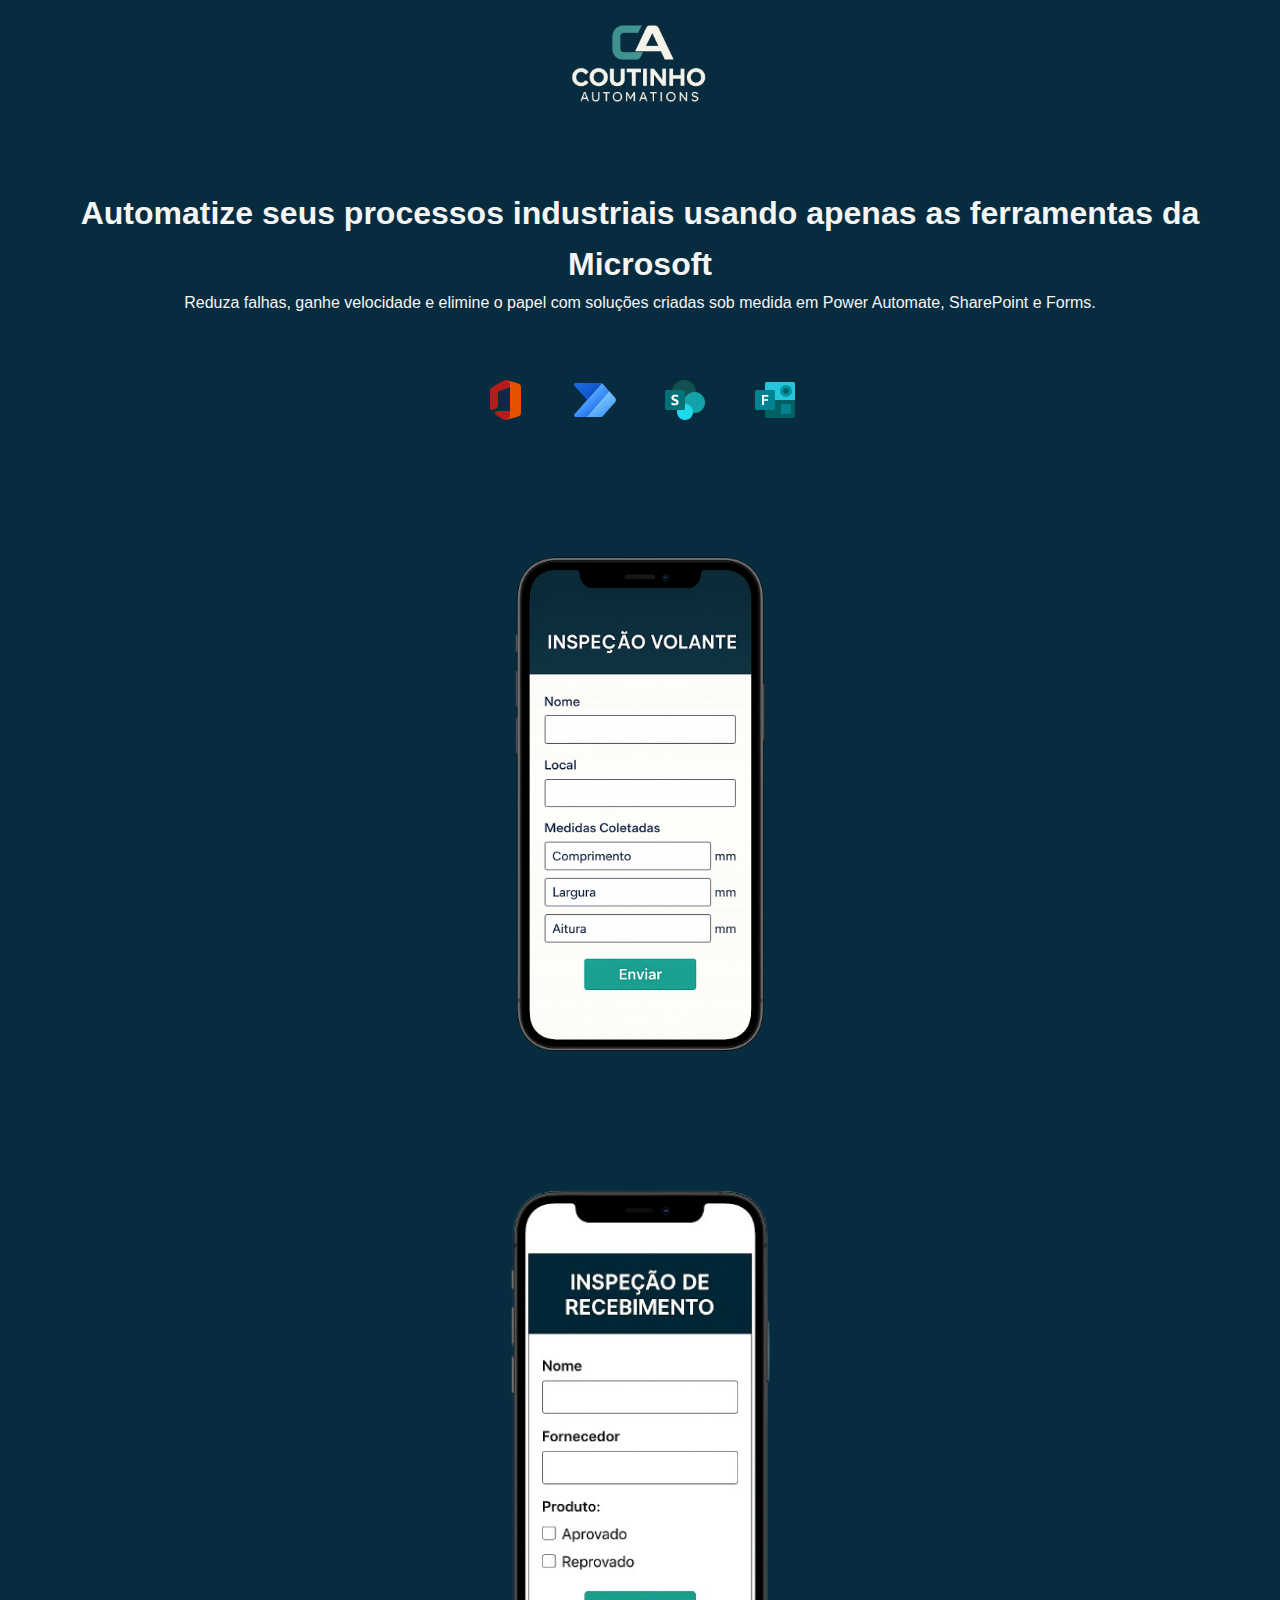
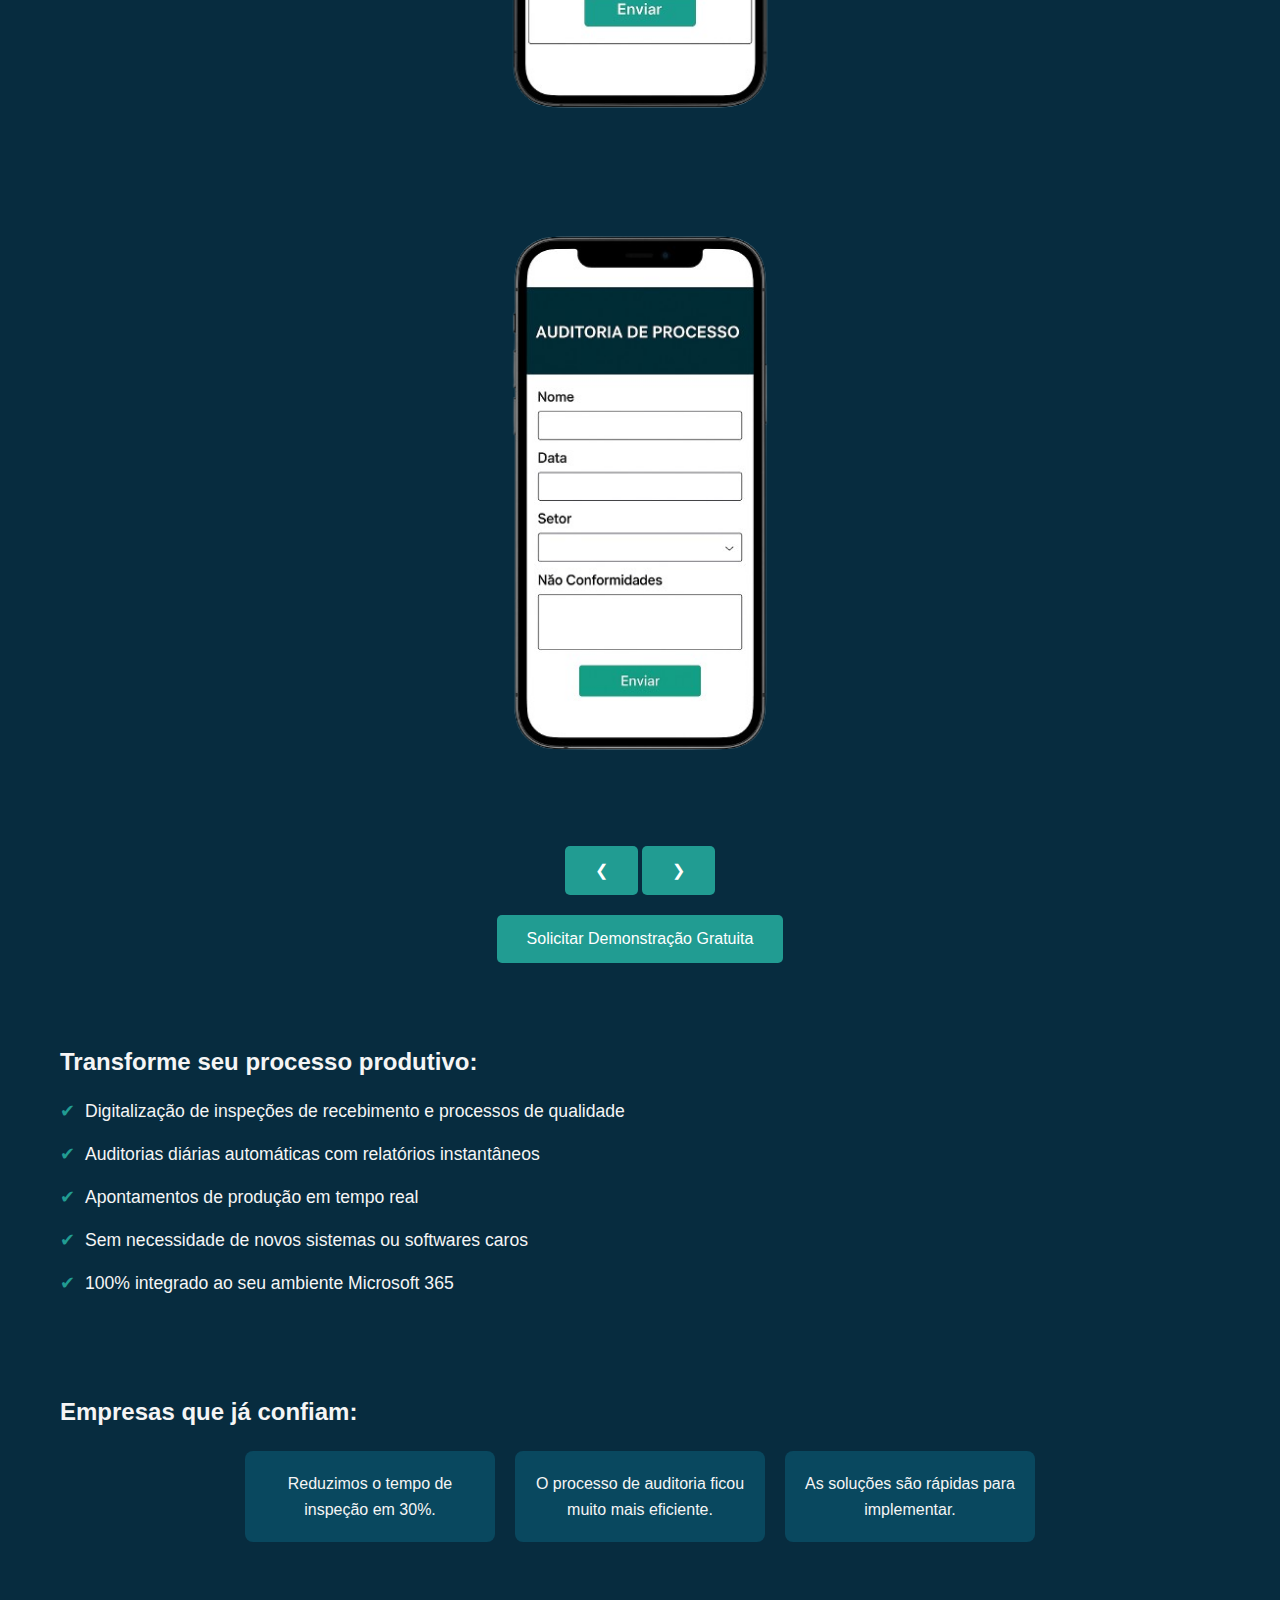
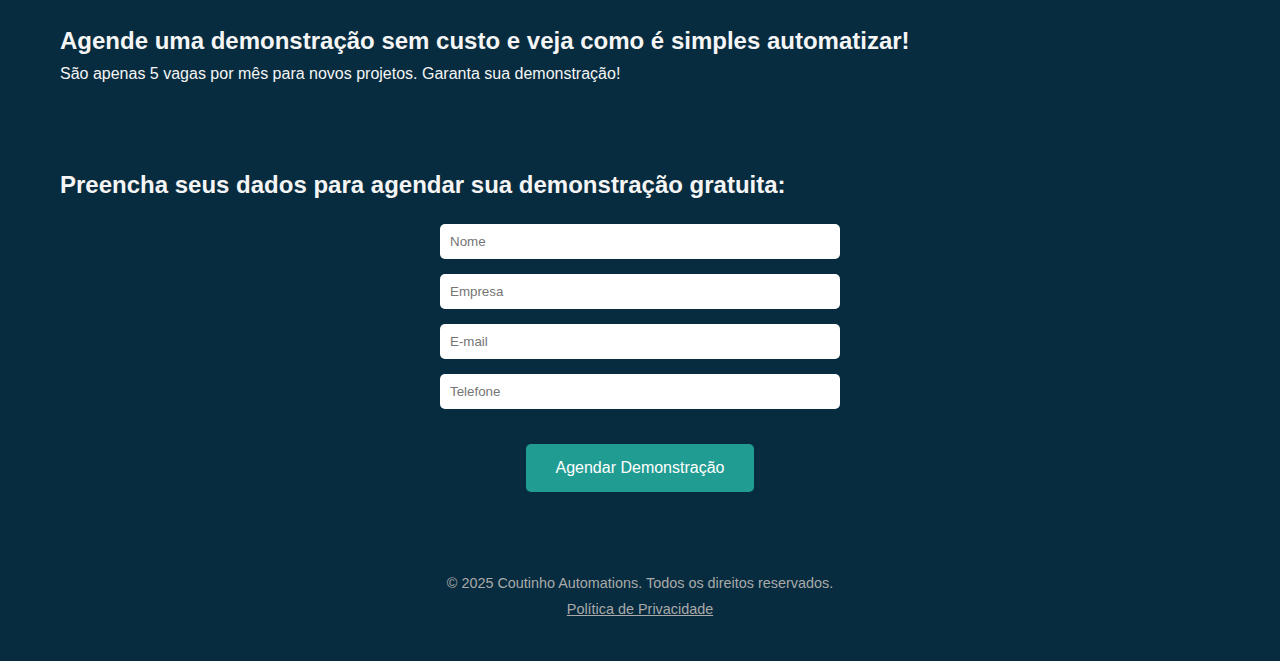
<file: index.html>
<!DOCTYPE html>
<html lang="pt-BR">
<head>
  <meta charset="UTF-8">
  <meta name="viewport" content="width=device-width, initial-scale=1.0">
  <title>Coutinho Automations</title>
  <link rel="stylesheet" href="css/style.css">
  
</head>


<body>

<header>
  <img src="image/logo.png" alt="Coutinho Automations">
</header>

<section class="hero">
  <h1>Automatize seus processos industriais usando apenas as ferramentas da Microsoft</h1>
  <p>Reduza falhas, ganhe velocidade e elimine o papel com soluções criadas sob medida em Power Automate, SharePoint e Forms.</p>
  <div class="logos">
    <img src="image/icons8-microsoft-office-2019-48.png" alt="office business">
    <img src="image/icons8-microsoft-power-automate-2020-48.png" alt="power Automate">
    <img src="image/icons8-sharepoint-48.png" alt="SharePoint">
    <img src="image/icons8-microsoft-forms-2019-48.png" alt="Microsoft Forms">
    
  </div>
  <div class="carousel-container">
    <div class="carousel-track" id="carouselTrack">
      <div class="carousel-slide"><img src="image/inspe.png" alt="App de Inspeção"></div>
      <div class="carousel-slide"><img src="image/inspe1.png" alt="Outro App"></div>
      <div class="carousel-slide"><img src="image/inspe2.png" alt="Outro Exemplo"></div>
    </div>
    <button class="carousel-btn prev" onclick="moveSlide(-1)">❮</button>
    <button class="carousel-btn next" onclick="moveSlide(1)">❯</button>
  </div>
  
  <button>Solicitar Demonstração Gratuita</button>
</section>

<section class="benefits">
  <h2>Transforme seu processo produtivo:</h2>
  <ul>
    <li>Digitalização de inspeções de recebimento e processos de qualidade</li>
    <li>Auditorias diárias automáticas com relatórios instantâneos</li>
    <li>Apontamentos de produção em tempo real</li>
    <li>Sem necessidade de novos sistemas ou softwares caros</li>
    <li>100% integrado ao seu ambiente Microsoft 365</li>
  </ul>
</section>

<section class="social-proof">
  <h2>Empresas que já confiam:</h2>
  <div class="cards">
    <div class="card">Reduzimos o tempo de inspeção em 30%.</div>
    <div class="card">O processo de auditoria ficou muito mais eficiente.</div>
    <div class="card">As soluções são rápidas para implementar.</div>
  </div>
</section>

<section class="urgency">
  <h2>Agende uma demonstração sem custo e veja como é simples automatizar!</h2>
  <p>São apenas 5 vagas por mês para novos projetos. Garanta sua demonstração!</p>

</section>

<section class="form-section">
  <h2>Preencha seus dados para agendar sua demonstração gratuita:</h2>
  <form action="https://formsubmit.co/coutinho@coutinhoautomations.com" method="POST">
    <input type="text" placeholder="Nome" required>
    <input type="text" placeholder="Empresa" required>
    <input type="email" placeholder="E-mail" required>
    <input type="tel" placeholder="Telefone">
    <button type="submit">Agendar Demonstração</button>
    <input type="hidden" name="_next" value="https://coutinhoautomations.com/obrigado.html">
  </form>
</section>

<footer>
  <p>© 2025 Coutinho Automations. Todos os direitos reservados.</p>
  <a href="https://coutinhoautomations.com/politicaPrivacidade.html">Política de Privacidade</a>
</footer>
<script src="js/main.js"></script>
</body>
</html>
</file>
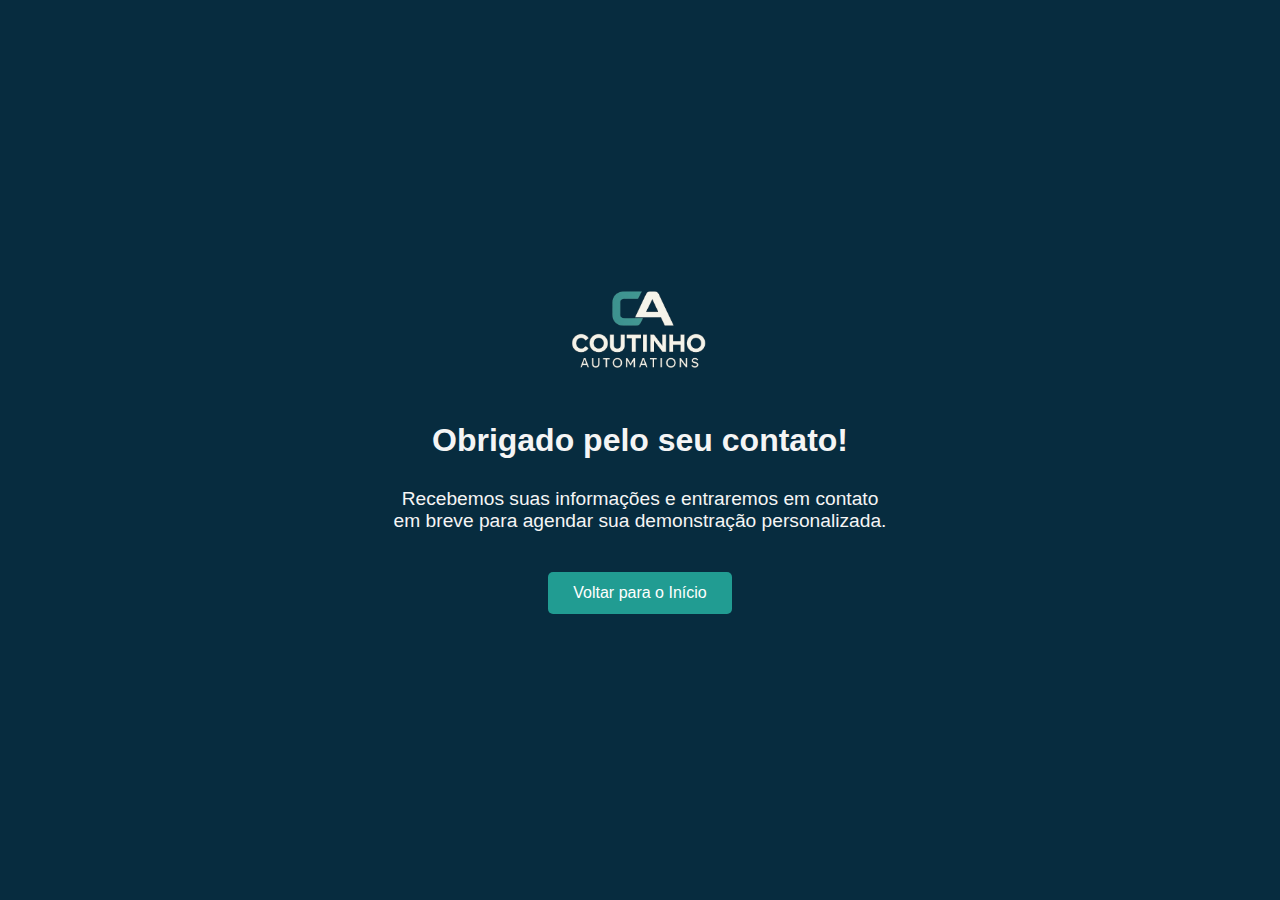
<file: obrigado.html>
<!DOCTYPE html>
<html lang="pt-BR">
<head>
  <meta charset="UTF-8">
  <meta name="viewport" content="width=device-width, initial-scale=1.0">
  <title>Obrigado - Coutinho Automations</title>
  <style>
    body {
      margin: 0;
      padding: 0;
      font-family: Arial, sans-serif;
      background-color: #072c3f;
      color: #f5f5f5;
      display: flex;
      flex-direction: column;
      align-items: center;
      justify-content: center;
      height: 100vh;
      text-align: center;
    }

    img {
      width: 150px;
      margin-bottom: 30px;
    }

    h1 {
      font-size: 2em;
      margin-bottom: 10px;
    }

    p {
      font-size: 1.2em;
      max-width: 500px;
      margin-bottom: 40px;
    }

    a {
      background-color: #219c92;
      color: white;
      padding: 12px 25px;
      text-decoration: none;
      border-radius: 5px;
      font-size: 1em;
      transition: background 0.3s ease;
    }

    a:hover {
      background-color: #1a7d77;
    }
  </style>
</head>
<body>

  <img src="image/logo.png" alt="Coutinho Automations">
  <h1>Obrigado pelo seu contato!</h1>
  <p>Recebemos suas informações e entraremos em contato em breve para agendar sua demonstração personalizada.</p>
  <a href="index.html">Voltar para o Início</a>

</body>
</html>
</file>
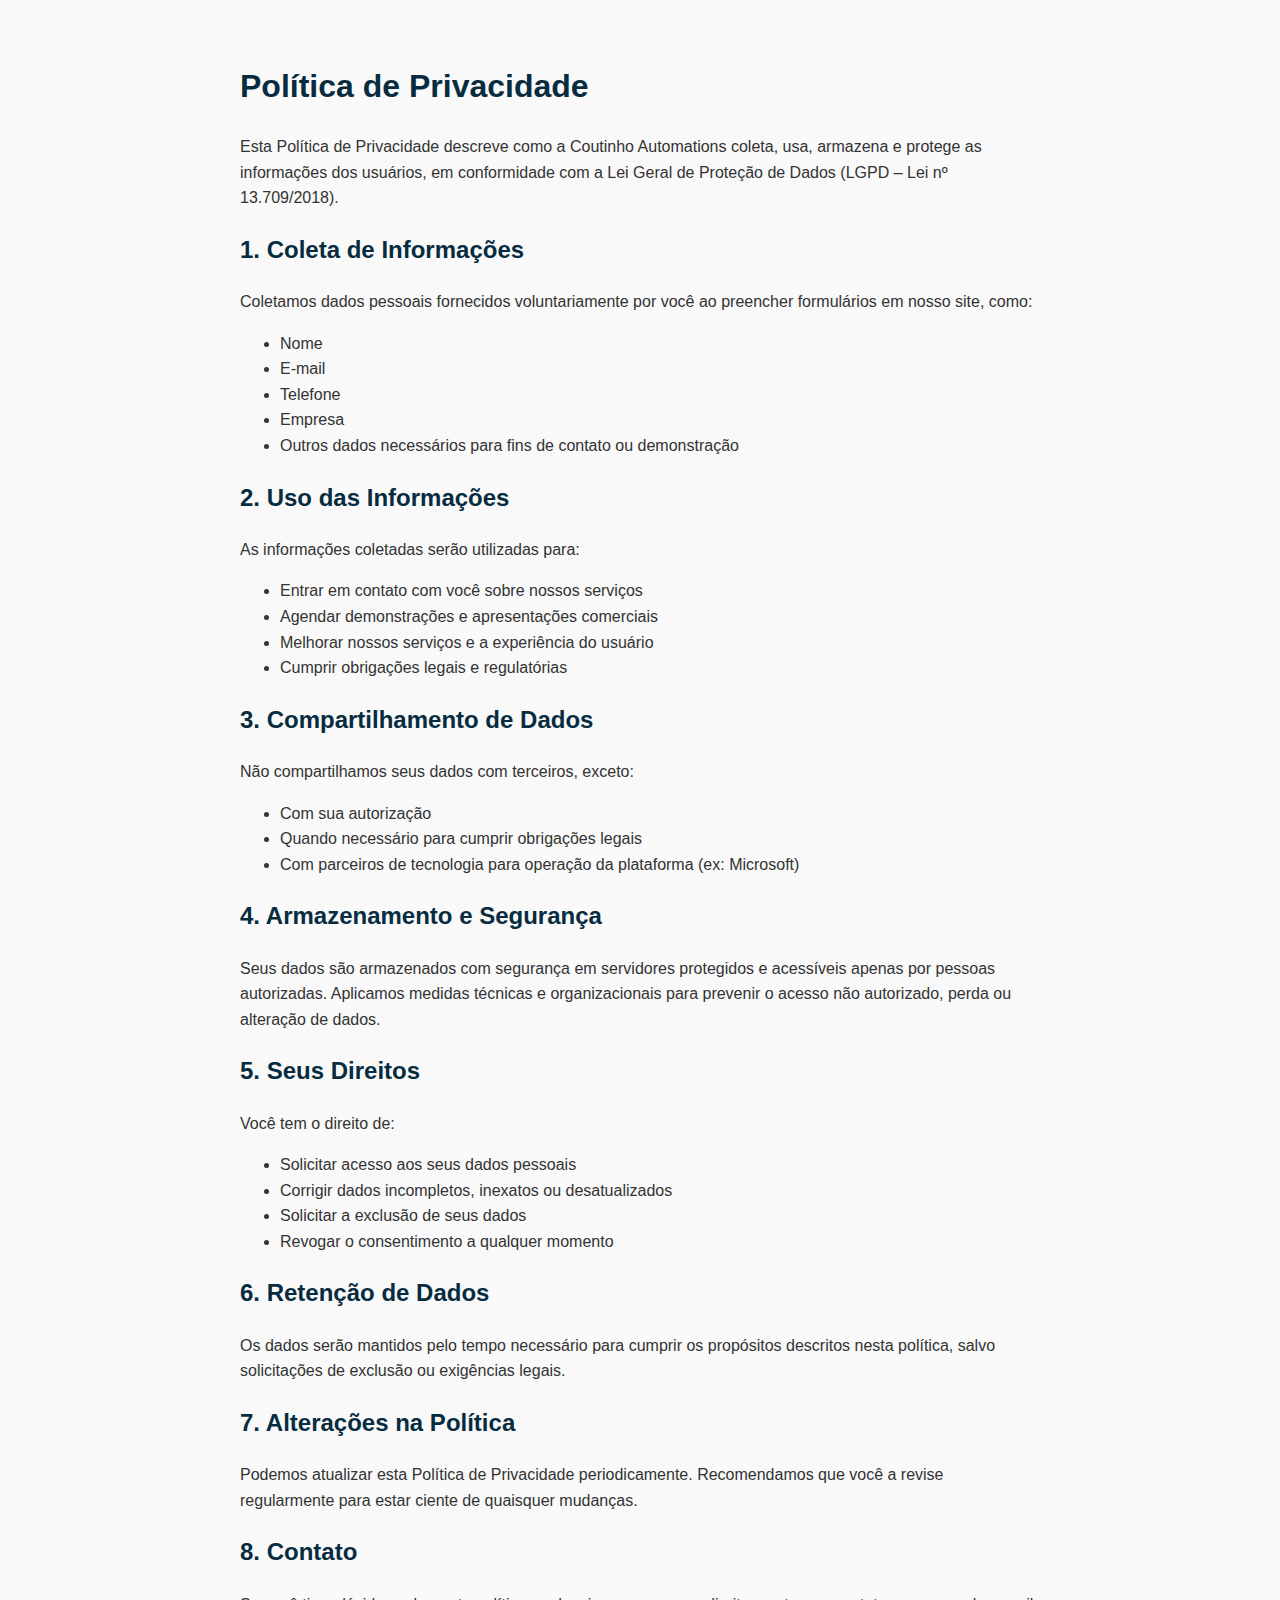
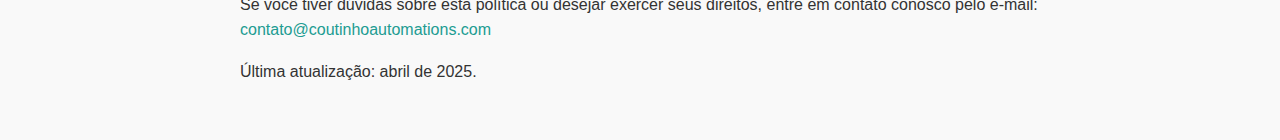
<file: politicaPrivacidade.html>
<!DOCTYPE html>
<html lang="pt-BR">
<head>
  <meta charset="UTF-8">
  <meta name="viewport" content="width=device-width, initial-scale=1.0">
  <title>Política de Privacidade - Coutinho Automations</title>
  <style>
    body {
      font-family: Arial, sans-serif;
      line-height: 1.6;
      background-color: #f9f9f9;
      color: #333;
      padding: 40px 20px;
      max-width: 800px;
      margin: auto;
    }
    h1, h2 {
      color: #072c3f;
    }
    a {
      color: #219c92;
      text-decoration: none;
    }
  </style>
</head>
<body>

  <h1>Política de Privacidade</h1>
  <p>Esta Política de Privacidade descreve como a Coutinho Automations coleta, usa, armazena e protege as informações dos usuários, em conformidade com a Lei Geral de Proteção de Dados (LGPD – Lei nº 13.709/2018).</p>

  <h2>1. Coleta de Informações</h2>
  <p>Coletamos dados pessoais fornecidos voluntariamente por você ao preencher formulários em nosso site, como:</p>
  <ul>
    <li>Nome</li>
    <li>E-mail</li>
    <li>Telefone</li>
    <li>Empresa</li>
    <li>Outros dados necessários para fins de contato ou demonstração</li>
  </ul>

  <h2>2. Uso das Informações</h2>
  <p>As informações coletadas serão utilizadas para:</p>
  <ul>
    <li>Entrar em contato com você sobre nossos serviços</li>
    <li>Agendar demonstrações e apresentações comerciais</li>
    <li>Melhorar nossos serviços e a experiência do usuário</li>
    <li>Cumprir obrigações legais e regulatórias</li>
  </ul>

  <h2>3. Compartilhamento de Dados</h2>
  <p>Não compartilhamos seus dados com terceiros, exceto:</p>
  <ul>
    <li>Com sua autorização</li>
    <li>Quando necessário para cumprir obrigações legais</li>
    <li>Com parceiros de tecnologia para operação da plataforma (ex: Microsoft)</li>
  </ul>

  <h2>4. Armazenamento e Segurança</h2>
  <p>Seus dados são armazenados com segurança em servidores protegidos e acessíveis apenas por pessoas autorizadas. Aplicamos medidas técnicas e organizacionais para prevenir o acesso não autorizado, perda ou alteração de dados.</p>

  <h2>5. Seus Direitos</h2>
  <p>Você tem o direito de:</p>
  <ul>
    <li>Solicitar acesso aos seus dados pessoais</li>
    <li>Corrigir dados incompletos, inexatos ou desatualizados</li>
    <li>Solicitar a exclusão de seus dados</li>
    <li>Revogar o consentimento a qualquer momento</li>
  </ul>

  <h2>6. Retenção de Dados</h2>
  <p>Os dados serão mantidos pelo tempo necessário para cumprir os propósitos descritos nesta política, salvo solicitações de exclusão ou exigências legais.</p>

  <h2>7. Alterações na Política</h2>
  <p>Podemos atualizar esta Política de Privacidade periodicamente. Recomendamos que você a revise regularmente para estar ciente de quaisquer mudanças.</p>

  <h2>8. Contato</h2>
  <p>Se você tiver dúvidas sobre esta política ou desejar exercer seus direitos, entre em contato conosco pelo e-mail: <a href="mailto:contato@coutinhoautomations.com">contato@coutinhoautomations.com</a></p>

  <p>Última atualização: abril de 2025.</p>

</body>
</html>
</file>
<file: css/style.css>
* {
    margin: 0;
    padding: 0;
    box-sizing: border-box;
    font-family: Arial, sans-serif;
  }

  body {
    background: #072c3f; /* azul petróleo */
    color: #f5f5f5;
    line-height: 1.6;
  }

  header, footer {
    text-align: center;
    padding: 20px;
  }

  header img {
    width: 150px;
    margin-bottom: 15px;
  }

  .hero, .benefits, .social-proof, .urgency, .form-section, footer,.logos {
    padding: 40px 20px;
    max-width: 1200px;
    margin: auto;
  }

  .hero {
    text-align: center;
  }

  .hero img {
    width: 100%;
    max-width: 400px;
    margin: 20px auto;
  }
  .logos {
    
    display: flex;
    max-width: 400px;
  }


  .logos img{
    width: 48px;
  }

  .hero button, .urgency button, .form-section button {
    background: #219c92;
    color: white;
    padding: 15px 30px;
    border: none;
    border-radius: 5px;
    font-size: 1em;
    cursor: pointer;
    margin-top: 20px;
  }

  .benefits ul {
    list-style: none;
    padding: 0;
  }

  .benefits li {
    margin: 15px 0;
    font-size: 1.1em;
    display: flex;
    align-items: center;
  }

  .benefits li::before {
    content: "\2714";
    color: #219c92;
    margin-right: 10px;
  }

  .social-proof .cards {
    display: flex;
    flex-wrap: wrap;
    gap: 20px;
    justify-content: center;
    margin-top: 20px;
  }

  .card {
    background: #09485f;
    padding: 20px;
    border-radius: 8px;
    width: 250px;
    text-align: center;
  }

  .form-section form {
    display: flex;
    flex-direction: column;
    align-items: center;
    gap: 15px;
    margin-top: 20px;
  }

  .form-section input {
    width: 100%;
    max-width: 400px;
    padding: 10px;
    border-radius: 5px;
    border: none;
  }

  footer p, footer a {
    color: #aaa;
    font-size: 0.9em;
  }

  footer a {
    text-decoration: underline;
  }

  @media (max-width: 768px) {
    .social-proof .cards {
      flex-direction: column;
      align-items: center;
    }

    .card {
      width: 80%;
    }
  }
</file>
